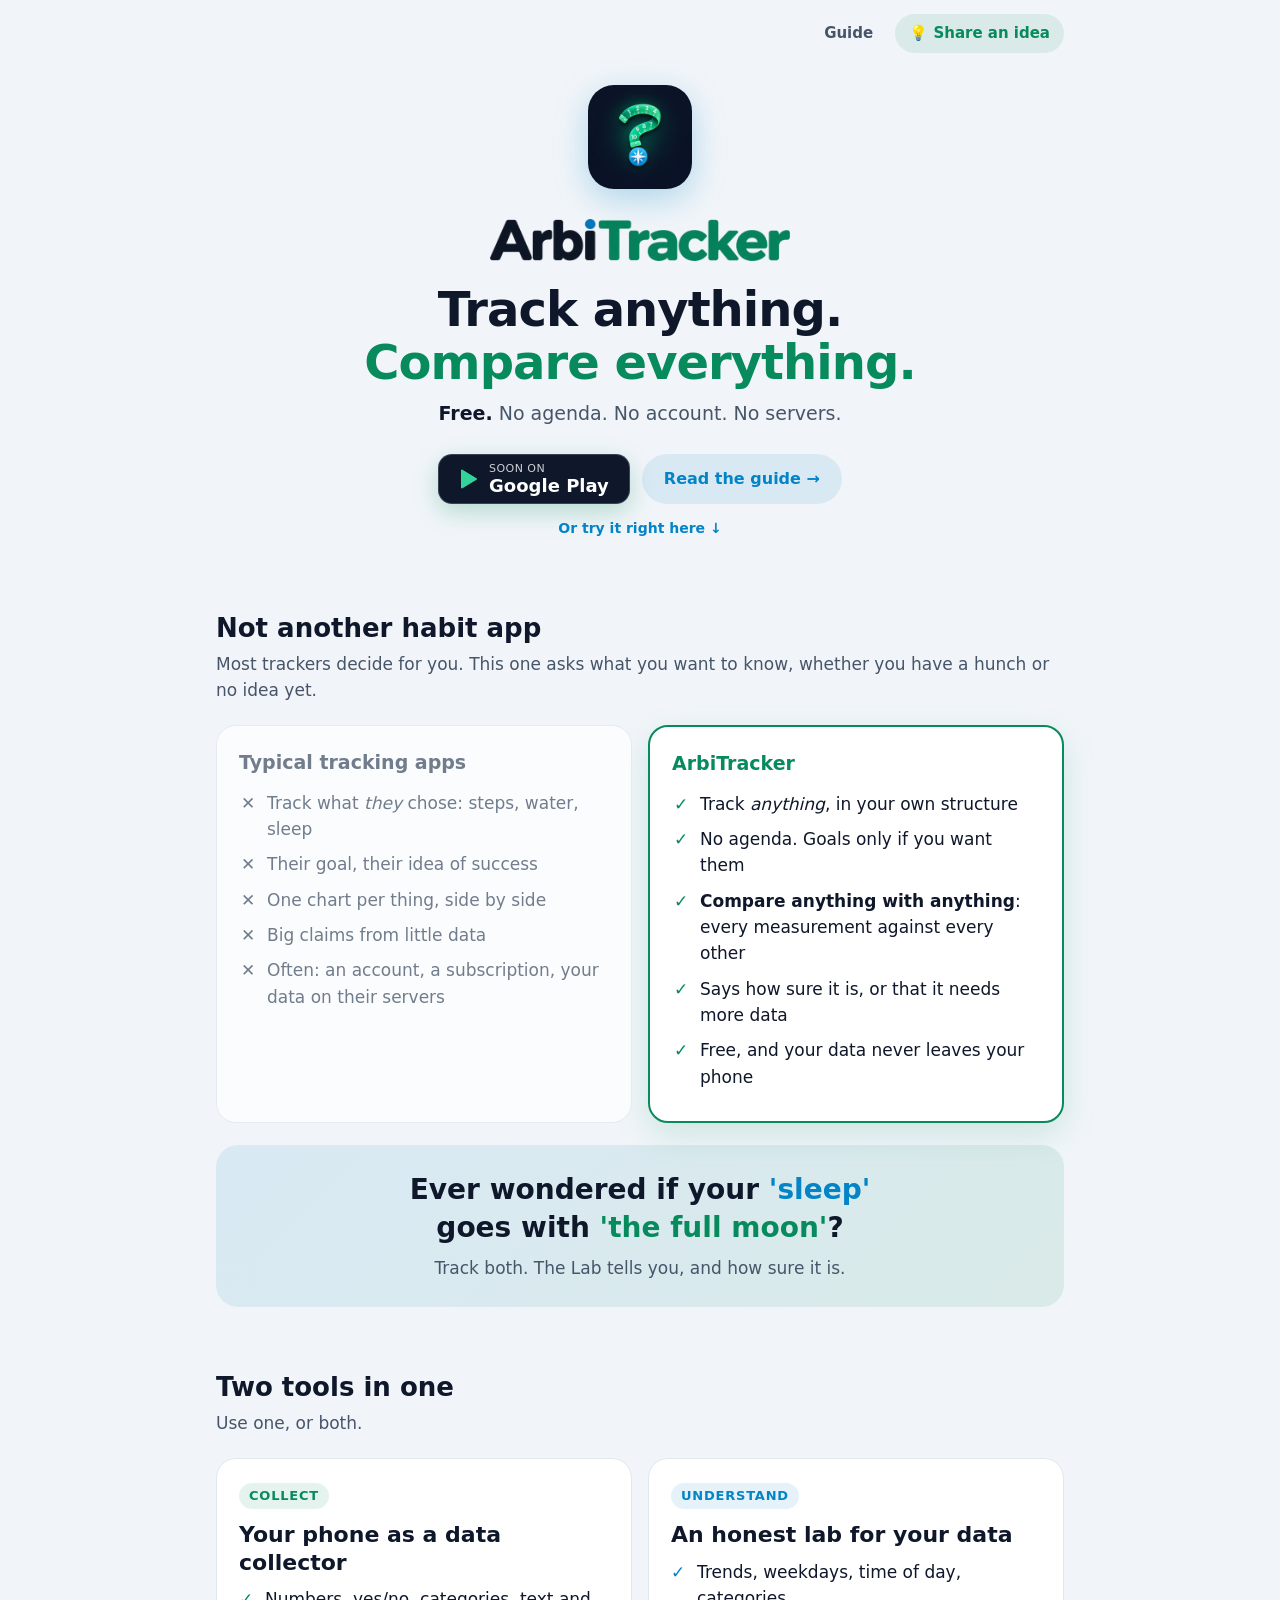
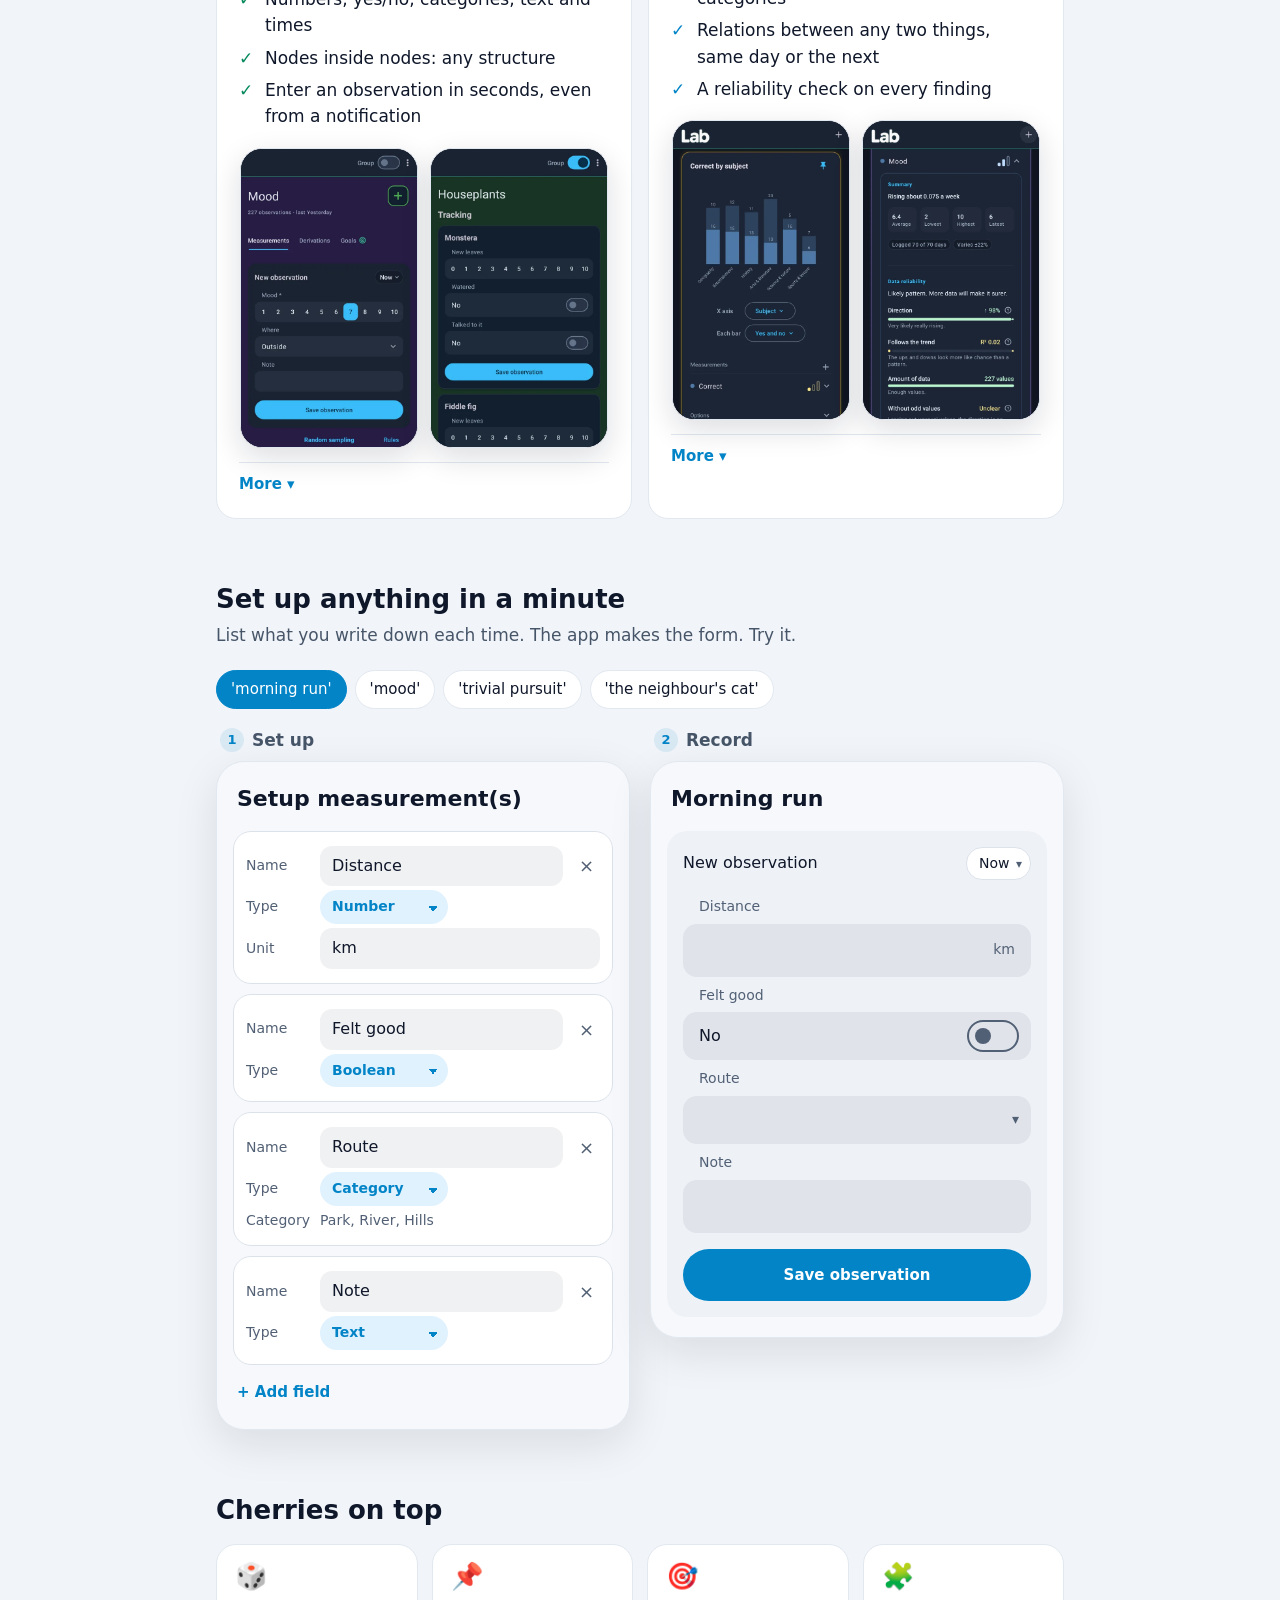
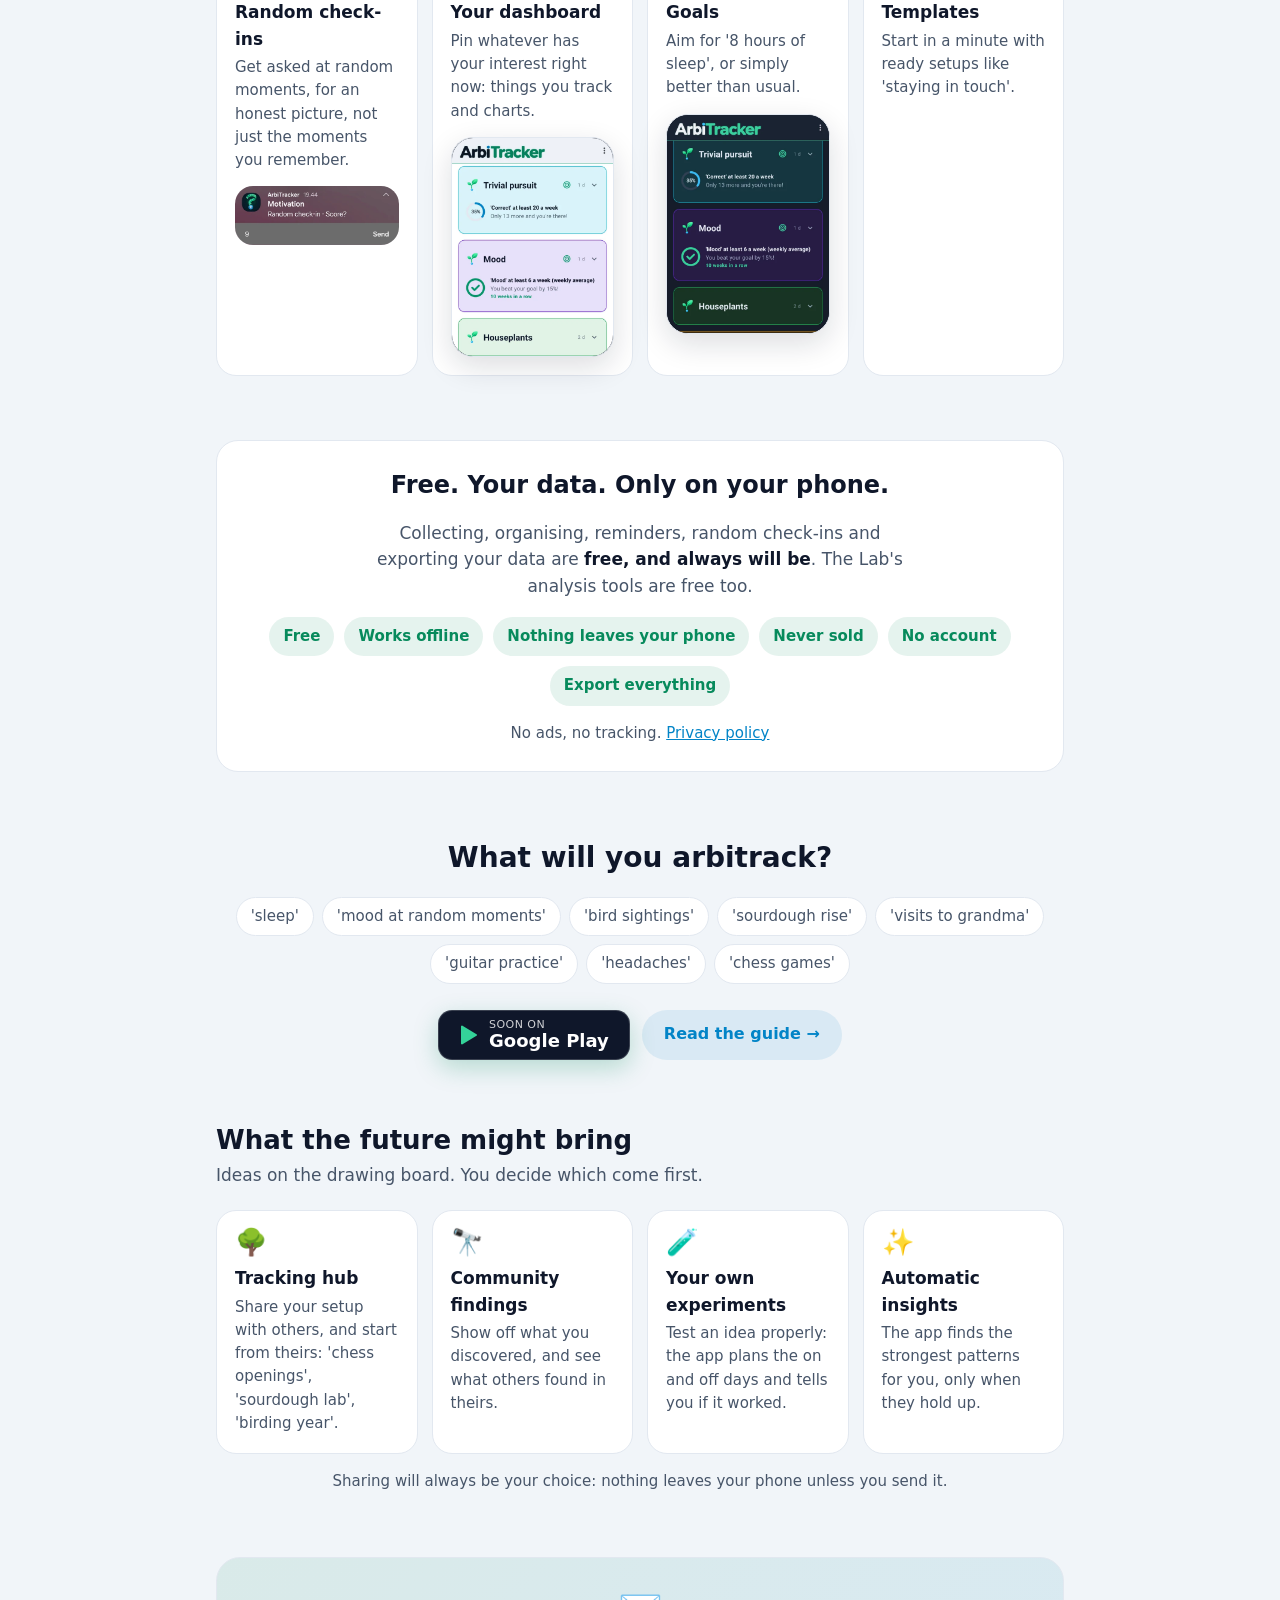
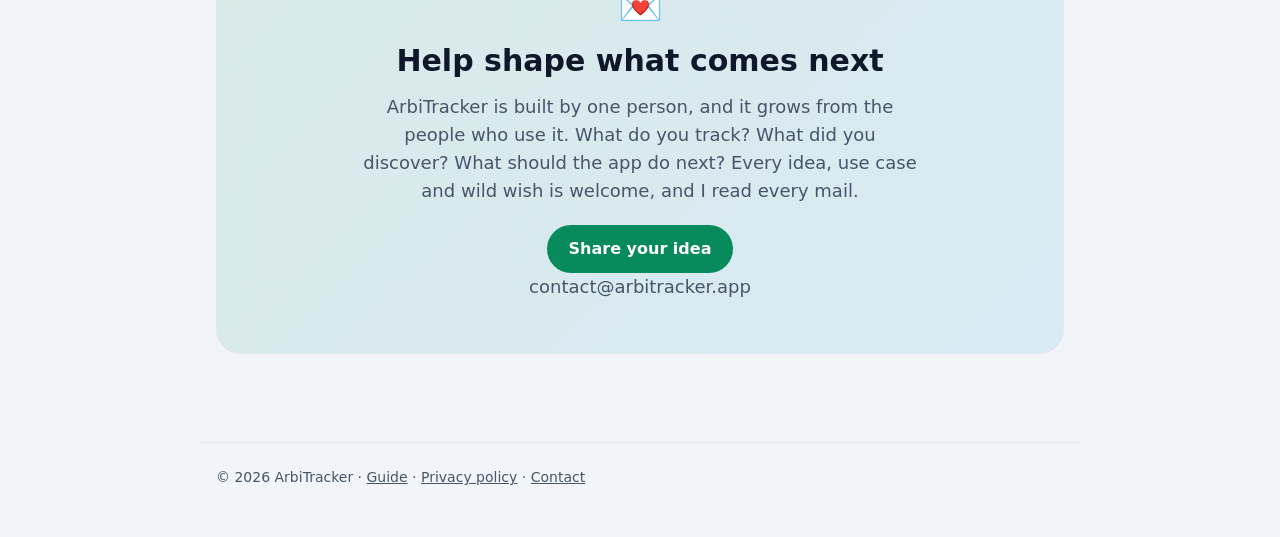
<file: index.html>
<!doctype html>
<html lang="en">
<head>
  <meta charset="utf-8">
  <meta name="viewport" content="width=device-width, initial-scale=1">
  <title>ArbiTracker – track anything, compare everything</title>
  <meta name="description" content="The free tracking app with no agenda. Track anything in your own structure, compare anything with anything, and see how sure each finding is. Your data stays on your phone.">

  <!-- Link previews (Reddit, messages, social media) -->
  <meta property="og:type" content="website">
  <meta property="og:url" content="https://arbitracker.app/">
  <meta property="og:title" content="ArbiTracker – track anything, compare everything">
  <meta property="og:description" content="The free tracking app with no agenda. Track anything, compare anything with anything, and see how sure each finding is. Your data stays on your phone.">
  <meta property="og:image" content="https://arbitracker.app/images/og-image.png">
  <meta property="og:image:width" content="1200">
  <meta property="og:image:height" content="630">
  <meta name="twitter:card" content="summary_large_image">

  <link rel="icon" type="image/png" href="images/favicon.png">
  <link rel="apple-touch-icon" href="images/apple-touch-icon.png">
  <link rel="stylesheet" href="style.css">
  <script src="script.js" defer></script>
</head>
<body>
  <nav class="topbar">
    <a href="guide.html">Guide</a>
    <a class="idea-link" href="#contact">💡 Share an idea</a>
  </nav>

  <main>

    <!-- 1. Hero: the differentiator first -->
    <section class="hero">
      <img class="icon" src="images/icon-512.png" alt="" width="104" height="104">
      <img class="wordmark light" src="images/wordmark-light.png" alt="ArbiTracker" width="700" height="101">
      <img class="wordmark dark" src="images/wordmark-dark.png" alt="ArbiTracker" width="700" height="101">

      <h1>Track anything.<br><span class="accent">Compare everything.</span></h1>

      <p class="purpose"><strong>Free.</strong> No agenda. No account. No servers.</p>

      <div class="buttons">
        <!-- Until launch: a badge, not a link. On launch day it becomes an <a> to the Play listing ("Get it on"). -->
        <span class="store-badge" aria-label="Soon on Google Play">
          <svg class="store-icon" viewBox="0 0 24 24" aria-hidden="true"><path d="M6 3.5v17a1 1 0 0 0 1.5.87l14-8.5a1 1 0 0 0 0-1.74l-14-8.5A1 1 0 0 0 6 3.5z"/></svg>
          <span class="store-text"><small>Soon on</small>Google Play</span>
        </span>
        <a class="button guide" href="guide.html">Read the guide →</a>
      </div>
      <p class="soon"><a href="#demo">Or try it right here ↓</a></p>
    </section>

    <!-- 2. Versus other tracking apps -->
    <section>
      <h2 class="section-title">Not another habit app</h2>
      <p class="section-lead">Most trackers decide for you. This one asks what you want to know, whether you have a hunch or no idea yet.</p>

      <div class="versus">
        <div class="card versus-col them">
          <h3>Typical tracking apps</h3>
          <ul>
            <li>Track what <em>they</em> chose: steps, water, sleep</li>
            <li>Their goal, their idea of success</li>
            <li>One chart per thing, side by side</li>
            <li>Big claims from little data</li>
            <li>Often: an account, a subscription, your data on their servers</li>
          </ul>
        </div>

        <div class="card versus-col us">
          <h3>ArbiTracker</h3>
          <ul>
            <li>Track <em>anything</em>, in your own structure</li>
            <li>No agenda. Goals only if you want them</li>
            <li><strong>Compare anything with anything</strong>: every measurement against every other</li>
            <li>Says how sure it is, or that it needs more data</li>
            <li>Free, and your data never leaves your phone</li>
          </ul>
        </div>
      </div>

      <div class="compare-teaser">
        <p class="compare-q">Ever wondered if your <span class="pair" id="pair-a">'sleep'</span><br>goes with <span class="pair b" id="pair-b">'the full moon'</span>?</p>
        <p class="compare-a">Track both. The Lab tells you, and how sure it is.</p>
      </div>
    </section>

    <!-- 4. How it works: two tools, concrete, with the real app -->
    <section>
      <h2 class="section-title">Two tools in one</h2>
      <p class="section-lead">Use one, or both.</p>

      <div class="pillars">
        <div class="card pillar collect">
          <span class="label">Collect</span>
          <h3>Your phone as a data collector</h3>
          <ul class="checks">
            <li>Numbers, yes/no, categories, text and times</li>
            <li>Nodes inside nodes: any structure</li>
            <li>Enter an observation in seconds, even from a notification</li>
          </ul>

          <div class="shots two">
            <img class="shot" src="images/record.webp" alt="Entering an observation: tap a mood from 1 to 10, pick where you are, save" width="540" height="1111" loading="lazy">
            <img class="shot" src="images/group.webp" alt="Group mode: every plant in 'Houseplants' on one screen, each with its own entry card" width="540" height="1111" loading="lazy">
          </div>

          <details class="more">
            <summary>More</summary>
            <ul>
              <li><strong>Nodes:</strong> 'garden' holds 'tomatoes' and 'basil', each with its own measurements.</li>
              <li><strong>Rules</strong> like "whole numbers from 1 to 10" turn the input into tappable numbers.</li>
              <li><strong>Calculated values:</strong> combine measurements into new ones, like a weekly total.</li>
              <li><strong>Only want the data?</strong> Save it as CSV and use it anywhere.</li>
            </ul>
          </details>
        </div>

        <div class="card pillar understand">
          <span class="label">Understand</span>
          <h3>An honest lab for your data</h3>
          <ul class="checks">
            <li>Trends, weekdays, time of day, categories</li>
            <li>Relations between any two things, same day or the next</li>
            <li>A reliability check on every finding</li>
          </ul>

          <div class="shots two">
            <img class="shot" src="images/lab-chart.webp" alt="A Lab card: correct and wrong answers per trivia subject" width="540" height="1111" loading="lazy">
            <img class="shot" src="images/lab-reliability.webp" alt="Data reliability: direction, trend, amount of data and odd values, each with a plain explanation" width="540" height="1111" loading="lazy">
          </div>

          <details class="more">
            <summary>More</summary>
            <ul>
              <li><strong>Trends</strong> are checked against chance and odd values before the app calls something rising or falling.</li>
              <li><strong>Relations</strong> are checked without the shared trend over time, so two things that both just grow don't look related.</li>
              <li><strong>Timing:</strong> does a day of 'board games' go with a better 'mood' the next day?</li>
              <li><strong>Unbiased:</strong> it never judges what's good or bad. It only calculates, and says "goes with", never "causes".</li>
            </ul>
          </details>
        </div>
      </div>
    </section>

    <!-- 3. The demo: setting up a measurement is the thing to grasp. Drawn like the app (script.js). -->
    <section id="demo">
      <h2 class="section-title">Set up anything in a minute</h2>
      <p class="section-lead">List what you write down each time. The app makes the form. Try it.</p>

      <div class="chips" role="group" aria-label="Examples">
        <button class="chip" data-demo="run" aria-pressed="true">'morning run'</button>
        <button class="chip" data-demo="mood" aria-pressed="false">'mood'</button>
        <button class="chip" data-demo="trivia" aria-pressed="false">'trivial pursuit'</button>
        <button class="chip" data-demo="cat" aria-pressed="false">'the neighbour's cat'</button>
      </div>

      <div class="app-demo">
        <div class="phone">
          <div class="step-label"><span>1</span> Set up</div>
          <div class="app">
            <div class="app-title">Setup measurement(s)</div>
            <div id="setup-fields"></div>
            <button class="app-text-button" id="add-field">+ Add field</button>
          </div>
        </div>

        <div class="phone">
          <div class="step-label"><span>2</span> Record</div>
          <div class="app">
            <div class="app-node" id="app-node">Morning run</div>

            <div class="entry-card">
              <div class="entry-head">
                <span class="entry-title">New observation</span>
                <span class="time-pill">Now <span class="chev">▾</span></span>
              </div>
              <div id="entry-fields"></div>
              <button class="app-button" id="save-observation">Save observation</button>
            </div>

            <div class="recent-title" id="recent-title" hidden>Recent</div>
            <div id="recent"></div>

            <div class="snackbar" id="snackbar" role="status">Observation saved</div>
          </div>
        </div>
      </div>
    </section>

    <!-- 5. Cherries on top -->
    <section>
      <h2 class="section-title" style="margin-bottom: 18px">Cherries on top</h2>

      <div class="extras">
        <div class="card">
          <div class="emoji">🎲</div>
          <h3>Random check-ins</h3>
          <p>Get asked at random moments, for an honest picture, not just the moments you remember.</p>
          <img class="notif" src="images/checkin.webp" alt="A random check-in notification, answered right in the notification" width="540" height="193" loading="lazy">
        </div>

        <div class="card">
          <div class="emoji">📌</div>
          <h3>Your dashboard</h3>
          <p>Pin whatever has your interest right now: things you track and charts.</p>
          <img class="shot small" src="images/dashboard.webp" alt="The dashboard in light mode with goals and nodes" width="540" height="1111" loading="lazy">
        </div>

        <div class="card">
          <div class="emoji">🎯</div>
          <h3>Goals</h3>
          <p>Aim for '8 hours of sleep', or simply better than usual.</p>
          <img class="shot small" src="images/goals.webp" alt="Goals on the dashboard: progress rings and a 10-week streak" width="540" height="1111" loading="lazy">
        </div>

        <div class="card">
          <div class="emoji">🧩</div>
          <h3>Templates</h3>
          <p>Start in a minute with ready setups like 'staying in touch'.</p>
        </div>
      </div>
    </section>

    <!-- 6. Free and yours -->
    <section class="private">
      <h2>Free. Your data. Only on your phone.</h2>

      <p class="free-promise">Collecting, organising, reminders, random check-ins and exporting your data are <strong>free, and always will be</strong>. The Lab's analysis tools are free too.</p>

      <div class="pills">
        <span class="pill">Free</span>
        <span class="pill">Works offline</span>
        <span class="pill">Nothing leaves your phone</span>
        <span class="pill">Never sold</span>
        <span class="pill">No account</span>
        <span class="pill">Export everything</span>
      </div>

      <p class="small">No ads, no tracking. <a href="privacy.html">Privacy policy</a></p>
    </section>

    <!-- 7. Closing -->
    <section class="closing">
      <h2>What will you arbitrack?</h2>

      <div class="examples">
        <span>'sleep'</span>
        <span>'mood at random moments'</span>
        <span>'bird sightings'</span>
        <span>'sourdough rise'</span>
        <span>'visits to grandma'</span>
        <span>'guitar practice'</span>
        <span>'headaches'</span>
        <span>'chess games'</span>
      </div>

      <div class="buttons" style="margin-top: 26px">
        <span class="store-badge" aria-label="Soon on Google Play">
          <svg class="store-icon" viewBox="0 0 24 24" aria-hidden="true"><path d="M6 3.5v17a1 1 0 0 0 1.5.87l14-8.5a1 1 0 0 0 0-1.74l-14-8.5A1 1 0 0 0 6 3.5z"/></svg>
          <span class="store-text"><small>Soon on</small>Google Play</span>
        </span>
        <a class="button guide" href="guide.html">Read the guide →</a>
      </div>
    </section>

    <!-- 7b. The future: ideas, not promises -->
    <section class="future">
      <h2 class="section-title">What the future might bring</h2>
      <p class="section-lead">Ideas on the drawing board. You decide which come first.</p>

      <div class="extras">
        <div class="card">
          <div class="emoji">🌳</div>
          <h3>Tracking hub</h3>
          <p>Share your setup with others, and start from theirs: 'chess openings', 'sourdough lab', 'birding year'.</p>
        </div>

        <div class="card">
          <div class="emoji">🔭</div>
          <h3>Community findings</h3>
          <p>Show off what you discovered, and see what others found in theirs.</p>
        </div>

        <div class="card">
          <div class="emoji">🧪</div>
          <h3>Your own experiments</h3>
          <p>Test an idea properly: the app plans the on and off days and tells you if it worked.</p>
        </div>

        <div class="card">
          <div class="emoji">✨</div>
          <h3>Automatic insights</h3>
          <p>The app finds the strongest patterns for you, only when they hold up.</p>
        </div>
      </div>

      <p class="future-note">Sharing will always be your choice: nothing leaves your phone unless you send it.</p>
    </section>

    <!-- 8. Contact: send ideas and use cases -->
    <section class="contact" id="contact">
      <div class="contact-card">
        <div class="contact-emoji">💌</div>
        <h2>Help shape what comes next</h2>
        <p>ArbiTracker is built by one person, and it grows from the people who use it. What do you track? What did you discover? What should the app do next? Every idea, use case and wild wish is welcome, and I read every mail.</p>

        <a class="button play" href="mailto:contact@arbitracker.app?subject=My%20ArbiTracker%20idea">Share your idea</a>
        <p class="contact-address">contact@arbitracker.app</p>
      </div>
    </section>
  </main>

  <footer>
    © 2026 ArbiTracker · <a href="guide.html">Guide</a> · <a href="privacy.html">Privacy policy</a> · <a href="mailto:contact@arbitracker.app">Contact</a>
  </footer>

  <a class="float-idea" id="float-idea" href="#contact">💡 Share an idea</a>

  <div class="lightbox" id="lightbox" hidden><img alt=""></div>
</body>
</html>
</file>
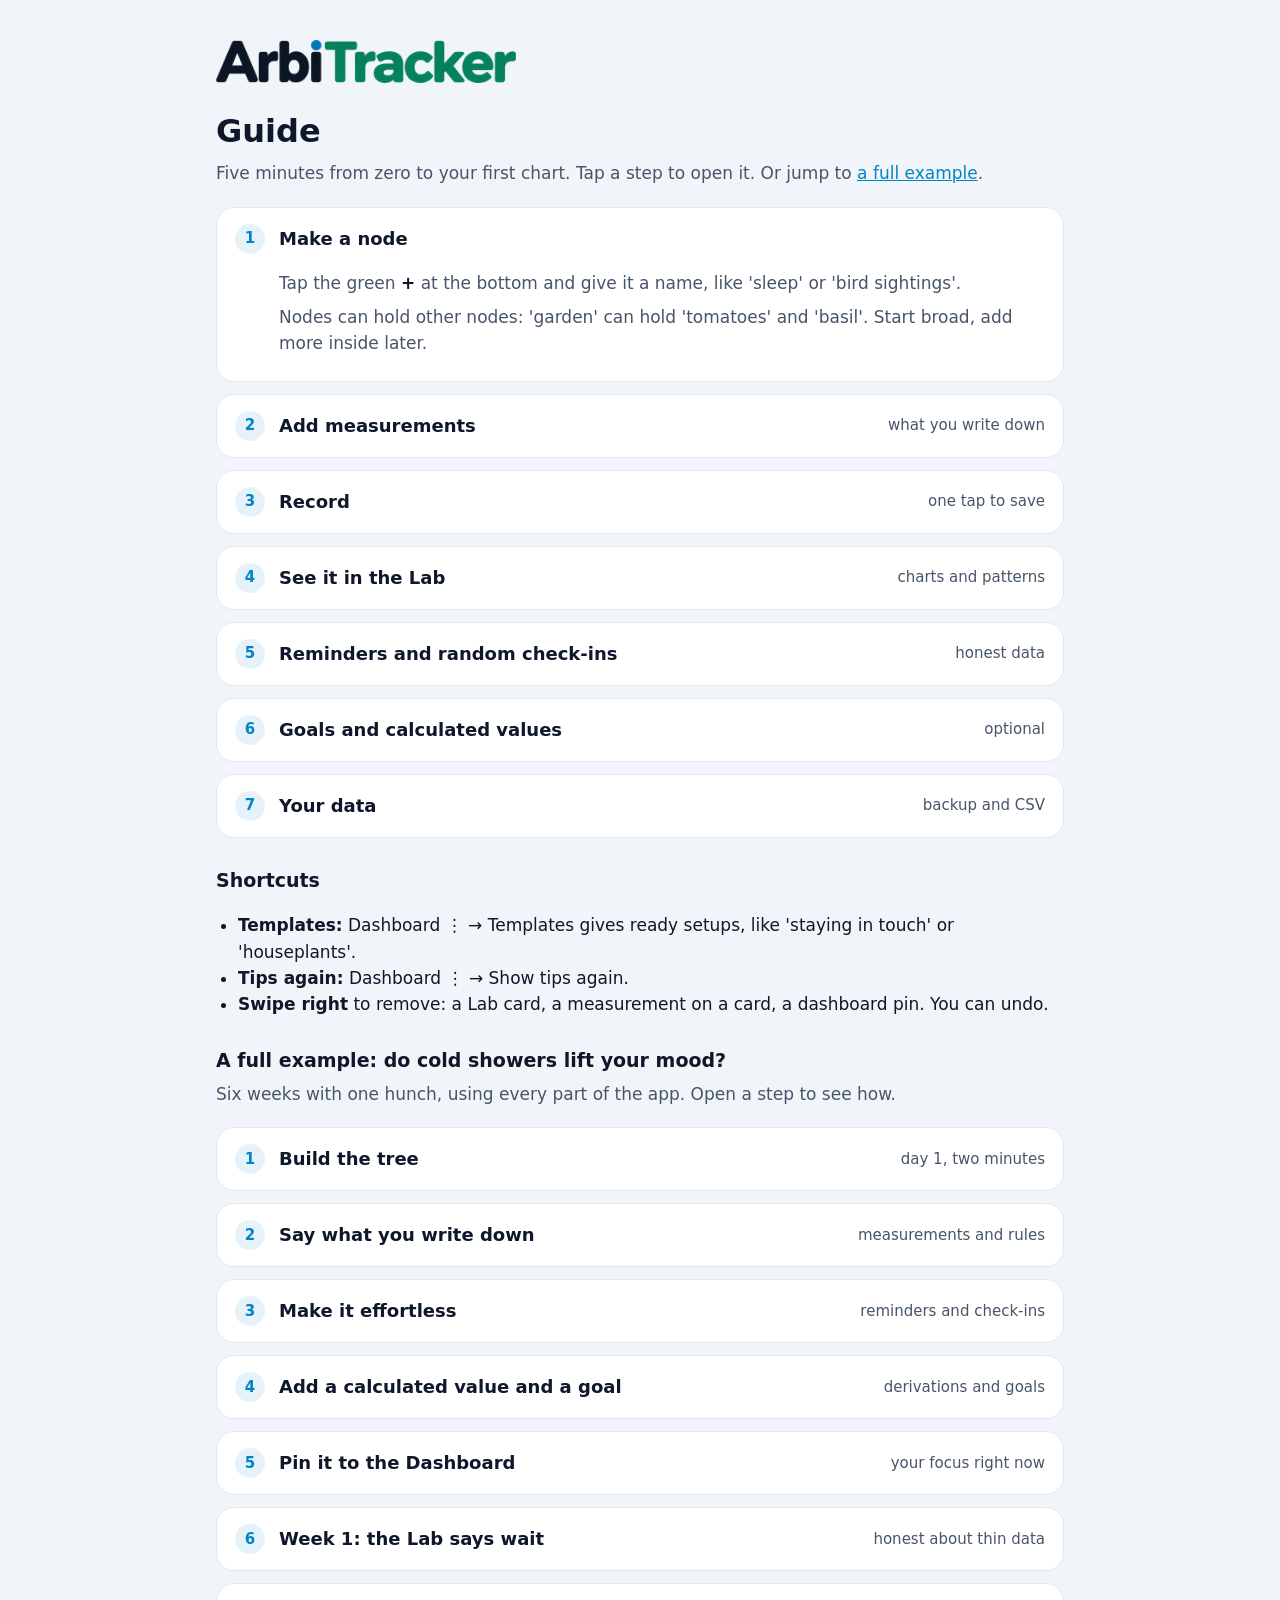
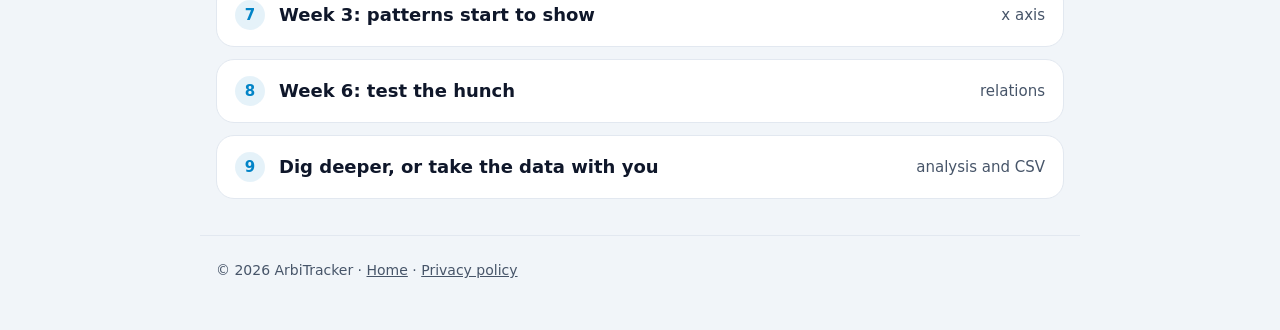
<file: guide.html>
<!doctype html>
<html lang="en">
<head>
  <meta charset="utf-8">
  <meta name="viewport" content="width=device-width, initial-scale=1">
  <title>Guide – ArbiTracker</title>
  <meta name="description" content="How to use ArbiTracker: nodes, measurements, recording, the Lab, check-ins, goals and your data.">
  <link rel="icon" type="image/png" href="images/favicon.png">
  <link rel="apple-touch-icon" href="images/apple-touch-icon.png">
  <link rel="stylesheet" href="style.css">
</head>
<body>
  <main class="page">
    <a href="index.html">
      <img class="wordmark light" src="images/wordmark-light.png" alt="ArbiTracker" width="700" height="101">
      <img class="wordmark dark" src="images/wordmark-dark.png" alt="ArbiTracker" width="700" height="101">
    </a>

    <h1>Guide</h1>
    <p class="lead">Five minutes from zero to your first chart. Tap a step to open it. Or jump to <a href="#example">a full example</a>.</p>

    <details class="guide-step" open>
      <summary><span class="num">1</span>Make a node<span class="hint">the thing you track</span></summary>
      <div class="body">
        <p>Tap the green <strong>+</strong> at the bottom and give it a name, like 'sleep' or 'bird sightings'.</p>
        <p>Nodes can hold other nodes: 'garden' can hold 'tomatoes' and 'basil'. Start broad, add more inside later.</p>
      </div>
    </details>

    <details class="guide-step">
      <summary><span class="num">2</span>Add measurements<span class="hint">what you write down</span></summary>
      <div class="body">
        <p>On the node, tap <strong>Configure tracking</strong>. Add one field per thing you write down each time, and pick its type: <strong>Number</strong>, <strong>Boolean</strong> (yes/no), <strong>Text</strong>, <strong>Timestamp</strong> or <strong>Category</strong>.</p>
        <p>A 'morning run' could be Distance (number, km), Felt good (yes/no) and Route (category). <strong>Rules</strong> are optional, like whole numbers from 1 to 10, which turns the input into tappable numbers.</p>
      </div>
    </details>

    <details class="guide-step">
      <summary><span class="num">3</span>Record<span class="hint">one tap to save</span></summary>
      <div class="body">
        <p>Fill in the <strong>New observation</strong> card and tap <strong>Save observation</strong>. Each save is one observation, stamped with the time (tap <strong>Now ▾</strong> to change it).</p>
        <p>Faster: expand a node on the <strong>Dashboard</strong> and tap <strong>+</strong>, or answer straight from a notification.</p>
      </div>
    </details>

    <details class="guide-step">
      <summary><span class="num">4</span>See it in the Lab<span class="hint">charts and patterns</span></summary>
      <div class="body">
        <p>Open the <strong>Lab</strong> and tap <strong>+</strong> at the top to start a card. Add measurements to it: one gives a chart, two let the Lab look for a relation.</p>
        <p>Tap a measurement on the card for its summary and <strong>Data reliability</strong>: how sure the app is, or that it needs more data. <strong>X axis</strong> compares by a category, a weekday or the time of day.</p>
        <p>Pin a card to show it on your Dashboard.</p>
      </div>
    </details>

    <details class="guide-step">
      <summary><span class="num">5</span>Reminders and random check-ins<span class="hint">honest data</span></summary>
      <div class="body">
        <p>Under a node's measurements, <strong>Random check-ins</strong> asks you at random moments in a time window, so your data shows your whole day, not only the moments you remember.</p>
        <p>Fixed reminders are in the node's ⋮ menu → <strong>Notifications</strong>.</p>
      </div>
    </details>

    <details class="guide-step">
      <summary><span class="num">6</span>Goals and calculated values<span class="hint">optional</span></summary>
      <div class="body">
        <p><strong>Goals</strong> tab: aim for '8 hours of sleep', or simply better than usual, with progress and streaks.</p>
        <p><strong>Derivations</strong> tab: combine measurements into new ones, like 'pace' from 'distance' and 'time'. They work everywhere a measurement does.</p>
      </div>
    </details>

    <details class="guide-step">
      <summary><span class="num">7</span>Your data<span class="hint">backup and CSV</span></summary>
      <div class="body">
        <p>Dashboard ⋮ → <strong>Save data</strong>: a full backup, only the structure, or only the data as CSV for a spreadsheet or Python. <strong>Load data</strong> merges a backup back in and never overwrites.</p>
        <p>Everything stays on your phone, so a backup now and then is a good idea. The app reminds you.</p>
      </div>
    </details>

    <h2>Shortcuts</h2>
    <ul>
      <li><strong>Templates:</strong> Dashboard ⋮ → Templates gives ready setups, like 'staying in touch' or 'houseplants'.</li>
      <li><strong>Tips again:</strong> Dashboard ⋮ → Show tips again.</li>
      <li><strong>Swipe right</strong> to remove: a Lab card, a measurement on a card, a dashboard pin. You can undo.</li>
    </ul>

    <h2 id="example">A full example: do cold showers lift your mood?</h2>
    <p class="lead">Six weeks with one hunch, using every part of the app. Open a step to see how.</p>

    <details class="guide-step">
      <summary><span class="num">1</span>Build the tree<span class="hint">day 1, two minutes</span></summary>
      <div class="body">
        <p>Make a node <strong>'me'</strong> and inside it two nodes: <strong>'mornings'</strong> and <strong>'mood'</strong>. The tree is just how you like to see it; the Lab can compare anything with anything later.</p>
      </div>
    </details>

    <details class="guide-step">
      <summary><span class="num">2</span>Say what you write down<span class="hint">measurements and rules</span></summary>
      <div class="body">
        <p><strong>'mornings':</strong> Cold shower (Boolean), Cold minutes (Number, unit min), Woke up (Timestamp).</p>
        <p><strong>'mood':</strong> Mood (Number, rule: whole numbers 1–10, so you tap a number instead of typing), Where (Category: Home, Work, Outside), Note (Text).</p>
      </div>
    </details>

    <details class="guide-step">
      <summary><span class="num">3</span>Make it effortless<span class="hint">reminders and check-ins</span></summary>
      <div class="body">
        <p>On 'mornings', a fixed reminder at 07:30 on weekdays. Answer it from the notification, or open it and save in two taps.</p>
        <p>On 'mood', <strong>Random check-ins</strong>: about 4 a day between 08 and 22. You're asked at moments you didn't choose, so your mood data isn't only from the times you happened to remember. Answer right in the notification.</p>
      </div>
    </details>

    <details class="guide-step">
      <summary><span class="num">4</span>Add a calculated value and a goal<span class="hint">derivations and goals</span></summary>
      <div class="body">
        <p><strong>Derivations</strong> tab on 'mornings': <strong>'cold minutes a week'</strong>, the weekly total of Cold minutes. It behaves like any other measurement: chart it, compare it, set goals on it.</p>
        <p><strong>Goals</strong> tab: Cold minutes at least 10 a week. A ring fills up as the week goes, and a streak starts when you keep it.</p>
      </div>
    </details>

    <details class="guide-step">
      <summary><span class="num">5</span>Pin it to the Dashboard<span class="hint">your focus right now</span></summary>
      <div class="body">
        <p>Pin 'mornings' and 'mood'. Expand a card to see the latest values and the goal ring, and tap + to enter an observation without opening the node.</p>
      </div>
    </details>

    <details class="guide-step">
      <summary><span class="num">6</span>Week 1: the Lab says wait<span class="hint">honest about thin data</span></summary>
      <div class="body">
        <p>Start a Lab card with Mood. The chart is there from day one, but <strong>Data reliability</strong> says <strong>"Not enough to say yet"</strong> and names what's missing, like "7 of 20 values". No guessing, no fake trends.</p>
      </div>
    </details>

    <details class="guide-step">
      <summary><span class="num">7</span>Week 3: patterns start to show<span class="hint">x axis</span></summary>
      <div class="body">
        <p>Set the card's <strong>X axis</strong> to Where: one bar per place. Maybe Outside is higher. Bars with few values are faded, so a single great day outside can't fool you.</p>
        <p>Try <strong>Weekday</strong> or <strong>Hour of day</strong> too. The random check-ins make the hours fair.</p>
      </div>
    </details>

    <details class="guide-step">
      <summary><span class="num">8</span>Week 6: test the hunch<span class="hint">relations</span></summary>
      <div class="body">
        <p>Add Cold shower to the Mood card. The Lab compares mood on days with and without a cold shower, checks the <strong>same day and the next day</strong>, and takes out the trend over time first, so "both happened to rise" doesn't count.</p>
        <p>You get a plain sentence, like "Mood is higher when Cold shower is yes", with how sure it is (<strong>Likely</strong> or <strong>Clear</strong>), or "no clear relation". It says <em>goes with</em>, never <em>causes</em>. Whatever the answer, it's yours.</p>
      </div>
    </details>

    <details class="guide-step">
      <summary><span class="num">9</span>Dig deeper, or take the data with you<span class="hint">analysis and CSV</span></summary>
      <div class="body">
        <p>Open Mood on the card and tap <strong>More</strong> under Analysis: your normal range, whether something changed around a date, weekday and time-of-day patterns, records.</p>
        <p>Or Dashboard ⋮ → <strong>Save data</strong> → only the data, and open the CSV in a spreadsheet or Python. Save a full backup now and then too: everything lives on your phone only.</p>
      </div>
    </details>
  </main>

  <footer>
    © 2026 ArbiTracker · <a href="index.html">Home</a> · <a href="privacy.html">Privacy policy</a>
  </footer>
</body>
</html>
</file>
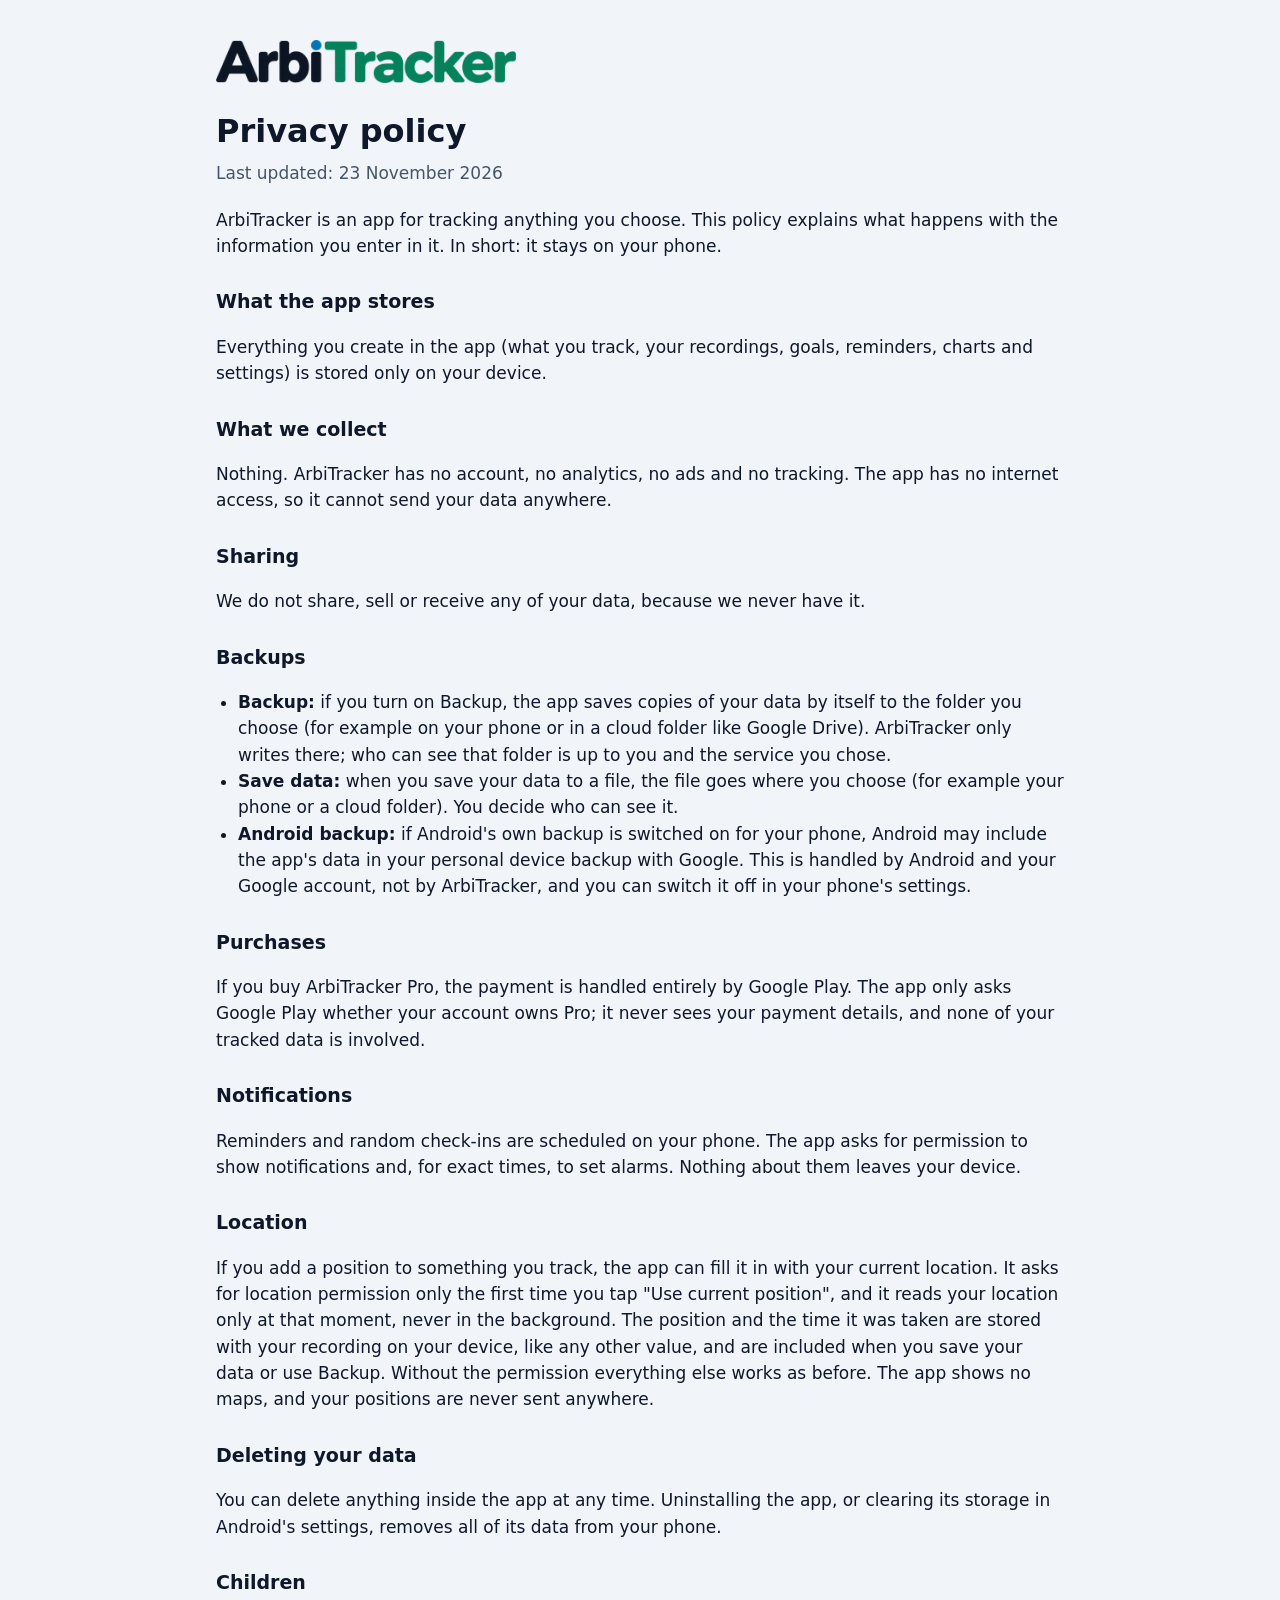
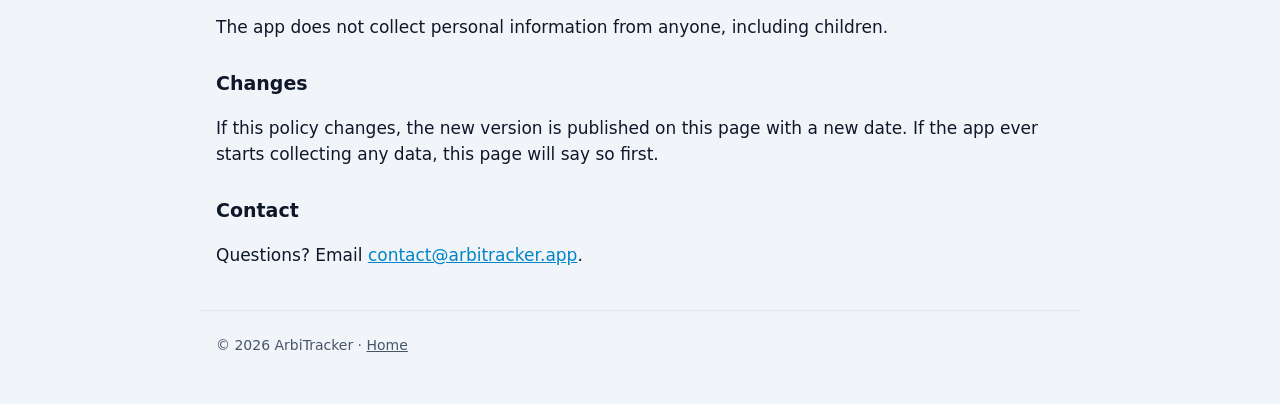
<file: privacy.html>
<!doctype html>
<html lang="en">
<head>
  <meta charset="utf-8">
  <meta name="viewport" content="width=device-width, initial-scale=1">
  <title>Privacy policy – ArbiTracker</title>
  <meta name="description" content="Privacy policy for the ArbiTracker Android app.">
  <link rel="icon" type="image/png" href="images/favicon.png">
  <link rel="apple-touch-icon" href="images/apple-touch-icon.png">
  <link rel="stylesheet" href="style.css">
</head>
<body>
  <main class="page">
    <a href="index.html">
      <img class="wordmark light" src="images/wordmark-light.png" alt="ArbiTracker" width="700" height="101">
      <img class="wordmark dark" src="images/wordmark-dark.png" alt="ArbiTracker" width="700" height="101">
    </a>

    <h1>Privacy policy</h1>
    <p class="updated">Last updated: 23 November 2026</p>

    <p>ArbiTracker is an app for tracking anything you choose. This policy explains what happens with the information you enter in it. In short: it stays on your phone.</p>

    <h2>What the app stores</h2>
    <p>Everything you create in the app (what you track, your recordings, goals, reminders, charts and settings) is stored only on your device.</p>

    <h2>What we collect</h2>
    <p>Nothing. ArbiTracker has no account, no analytics, no ads and no tracking. The app has no internet access, so it cannot send your data anywhere.</p>

    <h2>Sharing</h2>
    <p>We do not share, sell or receive any of your data, because we never have it.</p>

    <h2>Backups</h2>
    <ul>
      <li><strong>Backup:</strong> if you turn on Backup, the app saves copies of your data by itself to the folder you choose (for example on your phone or in a cloud folder like Google Drive). ArbiTracker only writes there; who can see that folder is up to you and the service you chose.</li>
      <li><strong>Save data:</strong> when you save your data to a file, the file goes where you choose (for example your phone or a cloud folder). You decide who can see it.</li>
      <li><strong>Android backup:</strong> if Android's own backup is switched on for your phone, Android may include the app's data in your personal device backup with Google. This is handled by Android and your Google account, not by ArbiTracker, and you can switch it off in your phone's settings.</li>
    </ul>

    <h2>Purchases</h2>
    <p>If you buy ArbiTracker Pro, the payment is handled entirely by Google Play. The app only asks Google Play whether your account owns Pro; it never sees your payment details, and none of your tracked data is involved.</p>

    <h2>Notifications</h2>
    <p>Reminders and random check-ins are scheduled on your phone. The app asks for permission to show notifications and, for exact times, to set alarms. Nothing about them leaves your device.</p>

    <h2>Location</h2>
    <p>If you add a position to something you track, the app can fill it in with your current location. It asks for location permission only the first time you tap "Use current position", and it reads your location only at that moment, never in the background. The position and the time it was taken are stored with your recording on your device, like any other value, and are included when you save your data or use Backup. Without the permission everything else works as before. The app shows no maps, and your positions are never sent anywhere.</p>

    <h2>Deleting your data</h2>
    <p>You can delete anything inside the app at any time. Uninstalling the app, or clearing its storage in Android's settings, removes all of its data from your phone.</p>

    <h2>Children</h2>
    <p>The app does not collect personal information from anyone, including children.</p>

    <h2>Changes</h2>
    <p>If this policy changes, the new version is published on this page with a new date. If the app ever starts collecting any data, this page will say so first.</p>

    <h2>Contact</h2>
    <p>Questions? Email <a href="mailto:contact@arbitracker.app">contact@arbitracker.app</a>.</p>
  </main>

  <footer>
    © 2026 ArbiTracker · <a href="index.html">Home</a>
  </footer>
</body>
</html>
</file>
<file: style.css>
/* ArbiTracker site: the app's colours (sky blue on slate, green accent). */
:root {
  --bg: #F1F5F9;
  --card: #FFFFFF;
  --soft: rgba(15, 23, 42, 0.05);
  --text: #0F172A;
  --muted: #475569;
  --line: #E2E8F0;
  --primary: #0284C7;
  --primary-soft: rgba(2, 132, 199, 0.10);
  --green: #078A5C;
  --green-soft: rgba(7, 138, 92, 0.10);
}

@media (prefers-color-scheme: dark) {
  :root {
    --bg: #0B1220;
    --card: #111A2E;
    --soft: rgba(226, 232, 240, 0.06);
    --text: #E2E8F0;
    --muted: #94A3B8;
    --line: #1E293B;
    --primary: #38BDF8;
    --primary-soft: rgba(56, 189, 248, 0.12);
    --green: #34D399;
    --green-soft: rgba(52, 211, 153, 0.12);
  }
}

* { box-sizing: border-box; }

html { -webkit-text-size-adjust: 100%; scroll-behavior: smooth; }

body {
  margin: 0;
  background: var(--bg);
  color: var(--text);
  font: 17px/1.55 system-ui, -apple-system, "Segoe UI", Roboto, sans-serif;
}

a { color: var(--primary); }

main {
  max-width: 880px;
  margin: 0 auto;
  padding: 8px 16px 24px;
}

section { margin: 0 0 64px; }

h2.section-title {
  font-size: 26px;
  line-height: 1.25;
  margin: 0 0 6px;
}

.section-lead { color: var(--muted); margin: 0 0 22px; }

/* ---------- Wordmark: light and dark versions, like the app ---------- */
.wordmark { display: block; width: min(300px, 75%); height: auto; }
.wordmark.dark { display: none; }
@media (prefers-color-scheme: dark) {
  .wordmark.light { display: none; }
  .wordmark.dark { display: block; }
}

/* ---------- Top bar ---------- */
.topbar {
  max-width: 880px;
  margin: 0 auto;
  padding: 14px 16px 0;
  display: flex;
  justify-content: flex-end;
  align-items: center;
  gap: 8px;
}

.topbar a {
  text-decoration: none;
  color: var(--muted);
  font-weight: 600;
  font-size: 15px;
  padding: 8px 14px;
  border-radius: 999px;
}

.topbar a:hover { color: var(--text); }

.topbar .idea-link {
  color: var(--green);
  background: var(--green-soft);
}

.topbar .idea-link:hover { background: var(--green); color: #fff; }

/* ---------- Hero ---------- */
.hero {
  text-align: center;
  padding: 24px 0 8px;
}

.hero .icon {
  width: 104px;
  height: 104px;
  border-radius: 26px;
  box-shadow: 0 10px 34px rgba(2, 132, 199, 0.28);
}

.hero .wordmark { margin: 22px auto 0; }

.hero-invite {
  display: inline-flex;
  align-items: center;
  gap: 12px;
  max-width: 520px;
  margin: 26px auto 0;
  padding: 12px 18px;
  border-radius: 18px;
  text-align: left;
  font-size: 15px;
  color: var(--muted);
  text-decoration: none;
  background: var(--green-soft);
  border: 1px solid var(--line);
}

.hero-invite strong { color: var(--text); }
.hero-invite:hover { border-color: var(--green); }
.hero-invite-emoji { font-size: 26px; line-height: 1; }

.hero h1 {
  font-size: clamp(32px, 7vw, 48px);
  line-height: 1.1;
  margin: 22px 0 10px;
  letter-spacing: -0.02em;
}

.hero h1 .accent { color: var(--green); }

.rotator {
  font-size: 19px;
  color: var(--muted);
  margin: 0 0 26px;
  min-height: 1.6em;
}

.rotator .example {
  color: var(--primary);
  font-weight: 600;
  display: inline-block;
  transition: opacity 0.4s, transform 0.4s;
}

.rotator .example.out { opacity: 0; transform: translateY(6px); }

.buttons {
  display: flex;
  gap: 12px;
  justify-content: center;
  flex-wrap: wrap;
}

.button {
  display: inline-flex;
  align-items: center;
  gap: 8px;
  padding: 12px 22px;
  border-radius: 999px;
  font-weight: 600;
  text-decoration: none;
  border: 0;
  font-size: 16px;
}

.button.play { background: var(--green); color: #fff; }
.button.guide { background: var(--primary-soft); color: var(--primary); }
.button.guide:hover { background: var(--primary); color: #fff; }

/* ---------- Purpose line + versus ---------- */
.purpose {
  max-width: 560px;
  margin: 6px auto 26px;
  font-size: 19px;
  color: var(--muted);
}

.soon { color: var(--muted); font-size: 14px; margin: 14px 0 0; }
.soon a { color: var(--primary); font-weight: 600; text-decoration: none; }

/* "Soon on Google Play": looks like a store badge, isn't a link until launch day. */
.store-badge {
  display: inline-flex;
  align-items: center;
  gap: 10px;
  padding: 8px 20px 8px 16px;
  border-radius: 14px;
  background: #0F172A;
  color: #fff;
  border: 1px solid rgba(255, 255, 255, 0.18);
  box-shadow: 0 8px 24px rgba(7, 138, 92, 0.25);
  cursor: default;
}

.store-icon { width: 24px; height: 24px; fill: #34D399; flex: 0 0 auto; }

.store-text { display: flex; flex-direction: column; line-height: 1.1; text-align: left; font-weight: 700; font-size: 18px; }
.store-text small { font-size: 11px; font-weight: 500; letter-spacing: 0.04em; text-transform: uppercase; opacity: 0.8; }

@media (prefers-color-scheme: dark) {
  .store-badge { background: #F8FAFC; color: #0F172A; border-color: transparent; }
  .store-icon { fill: #078A5C; }
}

.purpose strong { color: var(--text); }

.versus {
  display: grid;
  grid-template-columns: repeat(auto-fit, minmax(280px, 1fr));
  gap: 16px;
}

.versus-col h3 { font-size: 19px; margin: 0 0 12px; }
.versus-col ul { list-style: none; padding: 0; margin: 0; }
.versus-col li { position: relative; padding-left: 28px; margin: 9px 0; }

.versus-col.them { opacity: 0.75; }
.versus-col.them h3 { color: var(--muted); }
.versus-col.them li { color: var(--muted); }
.versus-col.them li::before { content: "✕"; position: absolute; left: 2px; color: var(--muted); font-weight: 700; }

.versus-col.us { border: 2px solid var(--green); box-shadow: 0 12px 34px rgba(7, 138, 92, 0.15); }
.versus-col.us h3 { color: var(--green); }
.versus-col.us li::before { content: "✓"; position: absolute; left: 2px; color: var(--green); font-weight: 700; }

.compare-teaser {
  margin-top: 22px;
  text-align: center;
  padding: 26px 18px;
  border-radius: 22px;
  background: linear-gradient(135deg, var(--primary-soft), var(--green-soft));
}

.compare-q { font-size: clamp(21px, 4.4vw, 28px); font-weight: 700; line-height: 1.35; margin: 0 0 8px; }

.compare-teaser .pair {
  color: var(--primary);
  display: inline-block;
  transition: opacity 0.4s, transform 0.4s;
}

.compare-teaser .pair.b { color: var(--green); }
.compare-teaser .pair.out { opacity: 0; transform: translateY(6px); }

.compare-a { color: var(--muted); margin: 0; }

/* ---------- Two tools in one ---------- */
.pillars {
  display: grid;
  grid-template-columns: repeat(auto-fit, minmax(280px, 1fr));
  gap: 16px;
}

.card {
  background: var(--card);
  border: 1px solid var(--line);
  border-radius: 20px;
  padding: 22px;
}

.pillar .label {
  display: inline-block;
  font-size: 13px;
  font-weight: 700;
  letter-spacing: 0.06em;
  text-transform: uppercase;
  padding: 3px 10px;
  border-radius: 999px;
}

.pillar.collect .label { background: var(--green-soft); color: var(--green); }
.pillar.understand .label { background: var(--primary-soft); color: var(--primary); }

.pillar h3 { font-size: 22px; margin: 12px 0 10px; line-height: 1.25; }

.checks { list-style: none; padding: 0; margin: 0; }
.checks li { padding-left: 26px; position: relative; margin: 6px 0; }
.checks li::before {
  content: "✓";
  position: absolute;
  left: 0;
  font-weight: 700;
  color: var(--green);
}
.pillar.understand .checks li::before { color: var(--primary); }

/* ---------- Expandable "More" ---------- */
details.more { margin-top: 14px; border-top: 1px solid var(--line); padding-top: 10px; }

details.more summary {
  cursor: pointer;
  list-style: none;
  color: var(--primary);
  font-weight: 600;
  font-size: 15px;
}

details.more summary::-webkit-details-marker { display: none; }
details.more summary::after { content: " ▾"; }
details.more[open] summary::after { content: " ▴"; }

details.more p, details.more ul { color: var(--muted); font-size: 15px; margin: 10px 0 0; }
details.more ul { padding-left: 20px; }
details.more li { margin: 4px 0; }

/* ---------- Setup demo, drawn like the app (values from its themes.xml) ---------- */
.chips { display: flex; flex-wrap: wrap; gap: 8px; margin: 0 0 18px; }

.chip {
  font: inherit;
  font-size: 15px;
  padding: 7px 14px;
  border-radius: 999px;
  border: 1px solid var(--line);
  background: var(--card);
  color: var(--text);
  cursor: pointer;
}

.chip[aria-pressed="true"] { background: var(--primary); border-color: var(--primary); color: #fff; }

.app-demo {
  /* The app's own colours, light */
  --a-bg: #F6F8FB;
  --a-container: #EEF2F7;
  --a-low: #FFFFFF;
  --a-on: #0F172A;
  --a-muted: #526075;
  --a-outline: #DCE2EA;
  --a-primary: #0284C7;
  --a-on-primary: #FFFFFF;
  --a-soft: rgba(15, 23, 42, 0.06);
  --a-pill: #E0F2FE;

  display: grid;
  grid-template-columns: repeat(2, minmax(0, 1fr));
  gap: 20px;
  align-items: start;
}

@media (prefers-color-scheme: dark) {
  .app-demo {
    --a-bg: #0F1420;
    --a-container: #1A2232;
    --a-low: #161D2B;
    --a-on: #E2E8F0;
    --a-muted: #9AA8BC;
    --a-outline: #2A3447;
    --a-primary: #38BDF8;
    --a-on-primary: #082F49;
    --a-soft: rgba(226, 232, 240, 0.06);
    --a-pill: rgba(56, 189, 248, 0.16);
  }
}

@media (max-width: 720px) {
  .app-demo { grid-template-columns: minmax(0, 1fr); }
}

.step-label {
  display: flex;
  align-items: center;
  gap: 8px;
  font-weight: 600;
  color: var(--muted);
  margin: 0 0 8px 4px;
}

.step-label span {
  width: 24px;
  height: 24px;
  border-radius: 50%;
  display: grid;
  place-items: center;
  font-size: 13px;
  background: var(--primary-soft);
  color: var(--primary);
}

/* A phone-like screen */
.app {
  position: relative;
  overflow: hidden;
  background: var(--a-bg);
  color: var(--a-on);
  border: 1px solid var(--line);
  border-radius: 28px;
  padding: 18px 16px 20px;
  min-height: 420px;
  font-family: Roboto, system-ui, -apple-system, "Segoe UI", sans-serif;
  font-size: 16px;
  box-shadow: 0 14px 44px rgba(15, 23, 42, 0.10);
}

.app button { font-family: inherit; }

.app-title, .app-node { font-size: 22px; font-weight: 700; margin: 2px 4px 14px; }

/* Setup: one card per measurement (like item_measurement_field_editor) */
.def-card {
  background: var(--a-low);
  border: 1px solid var(--a-outline);
  border-radius: 18px;
  padding: 10px 12px;
  margin: 0 0 10px;
  animation: pop 0.3s ease both;
}

.def-row { display: flex; align-items: center; gap: 10px; margin: 4px 0; }

.def-label { width: 64px; flex: 0 0 auto; color: var(--a-muted); font-size: 14px; }

.def-input {
  flex: 1 1 auto;
  min-width: 0;
  font: inherit;
  color: var(--a-on);
  background: var(--a-soft);
  border: 0;
  border-radius: 12px;
  padding: 8px 12px;
  outline: none;
}

.def-input:focus { box-shadow: inset 0 0 0 2px var(--a-primary); }

.type-pill {
  font: inherit;
  font-size: 14px;
  font-weight: 600;
  color: var(--a-primary);
  background: var(--a-pill);
  border: 0;
  border-radius: 999px;
  padding: 6px 28px 6px 12px;
  appearance: none;
  -webkit-appearance: none;
  cursor: pointer;
  background-image: linear-gradient(45deg, transparent 50%, currentColor 50%), linear-gradient(135deg, currentColor 50%, transparent 50%);
  background-position: calc(100% - 15px) 55%, calc(100% - 10px) 55%;
  background-size: 5px 5px, 5px 5px;
  background-repeat: no-repeat;
}

.def-options { color: var(--a-muted); font-size: 14px; }

.def-delete {
  margin-left: auto;
  background: none;
  border: 0;
  color: var(--a-muted);
  font-size: 18px;
  cursor: pointer;
  padding: 2px 6px;
}

.app-text-button {
  background: none;
  border: 0;
  color: var(--a-primary);
  font-weight: 600;
  font-size: 15px;
  padding: 8px 4px;
  cursor: pointer;
}

/* Record: the entry card (view_measurements + ObservationFormView) */
.entry-card { background: var(--a-container); border-radius: 20px; padding: 16px; }

.entry-head { display: flex; align-items: center; margin: 0 0 16px; }
.entry-title { flex: 1 1 auto; font-size: 16px; font-weight: 500; }

.time-pill {
  font-size: 14px;
  font-weight: 500;
  padding: 5px 8px 5px 12px;
  border-radius: 16px;
  background: var(--a-low);
  border: 1px solid var(--a-outline);
}

.chev { color: var(--a-muted); font-size: 12px; margin-left: 2px; }

.form-field { margin: 0 0 8px; animation: pop 0.3s ease both; }

.form-name {
  display: flex;
  justify-content: space-between;
  color: var(--a-muted);
  font-size: 14px;
  padding: 0 12px 6px 16px;
}

.form-row {
  position: relative;
  display: flex;
  align-items: center;
  min-height: 48px;
  padding: 4px 12px 4px 16px;
  border-radius: 14px;
  background: var(--a-soft);
  cursor: pointer;
}

.form-row input {
  flex: 1 1 auto;
  min-width: 0;
  font: inherit;
  color: var(--a-on);
  background: none;
  border: 0;
  outline: none;
  padding: 10px 4px 10px 0;
}

.form-row .value { flex: 1 1 auto; }
.form-row .unit { color: var(--a-muted); font-size: 14px; padding: 0 4px; }
.form-row .chev { font-size: 14px; }

/* Material 3 switch */
.switch {
  width: 52px;
  height: 32px;
  border-radius: 16px;
  border: 2px solid var(--a-muted);
  position: relative;
  transition: background 0.2s, border-color 0.2s;
  flex: 0 0 auto;
}

.switch::after {
  content: "";
  position: absolute;
  top: 6px;
  left: 6px;
  width: 16px;
  height: 16px;
  border-radius: 50%;
  background: var(--a-muted);
  transition: all 0.2s;
}

.switch.on { background: var(--a-primary); border-color: var(--a-primary); }
.switch.on::after { left: 22px; top: 2px; width: 24px; height: 24px; background: var(--a-on-primary); }

/* Number chips for small whole ranges */
.form-row.cells { padding: 4px; gap: 0; }

.cell {
  flex: 1 1 0;
  height: 40px;
  display: grid;
  place-items: center;
  border-radius: 10px;
  font-size: 14px;
  font-weight: 500;
  border: 0;
  background: none;
  color: var(--a-on);
  cursor: pointer;
  padding: 0;
}

.cell.on { background: var(--a-primary); color: var(--a-on-primary); }

/* Category dropdown (PopupMenu) */
.menu {
  position: absolute;
  right: 8px;
  top: 100%;
  z-index: 5;
  min-width: 160px;
  background: var(--a-low);
  border-radius: 6px;
  box-shadow: 0 8px 28px rgba(0, 0, 0, 0.22);
  padding: 6px 0;
}

.menu button {
  display: block;
  width: 100%;
  text-align: left;
  background: none;
  border: 0;
  color: var(--a-on);
  font-size: 15px;
  padding: 10px 16px;
  cursor: pointer;
}

.menu button:hover { background: var(--a-soft); }

.app-button {
  width: 100%;
  height: 52px;
  margin-top: 8px;
  border: 0;
  border-radius: 26px;
  background: var(--a-primary);
  color: var(--a-on-primary);
  font-size: 15px;
  font-weight: 600;
  cursor: pointer;
}

.recent-title { font-size: 16px; font-weight: 600; margin: 18px 4px 8px; }

.recent-item {
  background: var(--a-low);
  border: 1px solid var(--a-outline);
  border-radius: 16px;
  padding: 10px 14px;
  margin: 0 0 8px;
  font-size: 14px;
  animation: pop 0.3s ease both;
}

.recent-item .when { color: var(--a-muted); font-size: 12px; margin-bottom: 2px; }

.snackbar {
  position: absolute;
  left: 12px;
  right: 12px;
  bottom: 12px;
  padding: 14px 16px;
  border-radius: 6px;
  background: #1E293B;
  color: #F1F5F9;
  font-size: 14px;
  transform: translateY(140%);
  transition: transform 0.25s;
}

.snackbar.show { transform: none; }

@keyframes pop {
  from { opacity: 0; transform: translateY(6px); }
  to { opacity: 1; transform: none; }
}

/* ---------- Screenshots (tap to enlarge, script.js) ---------- */
.shots { display: flex; justify-content: center; gap: 12px; margin: 18px 0 0; }

.shot {
  display: block;
  width: 100%;
  max-width: 220px;
  height: 340px;
  object-fit: cover;
  object-position: top;
  border-radius: 22px;
  border: 1px solid var(--line);
  box-shadow: 0 10px 30px rgba(15, 23, 42, 0.14);
  cursor: zoom-in;
  background: #0F1420;
}

.shots.two .shot { max-width: 48%; height: 300px; }

.shot.small { height: 220px; max-width: none; margin-top: 14px; }

.notif {
  display: block;
  width: 100%;
  height: auto;
  margin-top: 14px;
  border-radius: 18px;
  cursor: zoom-in;
}

.lightbox {
  position: fixed;
  inset: 0;
  z-index: 50;
  display: grid;
  place-items: center;
  padding: 16px;
  background: rgba(2, 6, 23, 0.82);
  cursor: zoom-out;
}

.lightbox[hidden] { display: none; }

.lightbox img {
  max-width: 100%;
  max-height: 100%;
  border-radius: 22px;
  box-shadow: 0 20px 60px rgba(0, 0, 0, 0.5);
}

/* ---------- Two kinds of curious ---------- */
.tabs { display: flex; gap: 8px; flex-wrap: wrap; margin: 0 0 14px; }

.tab {
  font: inherit;
  font-weight: 600;
  padding: 10px 16px;
  border-radius: 14px;
  border: 1px solid var(--line);
  background: var(--card);
  color: var(--muted);
  cursor: pointer;
}

.tab[aria-selected="true"] {
  color: var(--text);
  border-color: var(--primary);
  box-shadow: inset 0 0 0 1px var(--primary);
}

.tab-panel p { margin: 0; font-size: 18px; }
.tab-panel[hidden] { display: none; }

/* ---------- Extras grid ---------- */
.extras {
  display: grid;
  grid-template-columns: repeat(auto-fit, minmax(200px, 1fr));
  gap: 14px;
}

.extras .card { padding: 18px; }
.extras .emoji { font-size: 26px; line-height: 1; }
.extras h3 { font-size: 17px; margin: 10px 0 4px; }
.extras p { margin: 0; color: var(--muted); font-size: 15px; }

/* ---------- Private strip ---------- */
.private {
  background: var(--card);
  border: 1px solid var(--line);
  border-radius: 22px;
  padding: 26px 22px;
  text-align: center;
}

.private h2 { margin: 0 0 16px; font-size: 24px; }

.pills { display: flex; flex-wrap: wrap; gap: 10px; justify-content: center; }

.pill {
  padding: 8px 14px;
  border-radius: 999px;
  background: var(--green-soft);
  color: var(--green);
  font-weight: 600;
  font-size: 15px;
}

.free-promise { max-width: 560px; margin: 0 auto 18px; color: var(--muted); }
.free-promise strong { color: var(--text); }

.private .small { color: var(--muted); font-size: 15px; margin: 16px 0 0; }

/* ---------- Examples strip ---------- */
.examples { display: flex; flex-wrap: wrap; gap: 8px; justify-content: center; }

.examples span {
  padding: 7px 14px;
  border-radius: 999px;
  background: var(--card);
  border: 1px solid var(--line);
  color: var(--muted);
  font-size: 15px;
}

.future-note { text-align: center; color: var(--muted); font-size: 15px; margin: 16px 0 0; }

/* ---------- Contact ---------- */
.float-idea {
  position: fixed;
  right: 16px;
  bottom: 16px;
  z-index: 40;
  padding: 12px 18px;
  border-radius: 999px;
  background: var(--green);
  color: #fff;
  font-weight: 600;
  text-decoration: none;
  box-shadow: 0 10px 30px rgba(7, 138, 92, 0.35);
  opacity: 0;
  transform: translateY(16px);
  pointer-events: none;
  transition: opacity 0.4s, transform 0.4s;
}

.float-idea.show { opacity: 1; transform: none; pointer-events: auto; }


.contact-card {
  text-align: center;
  background: linear-gradient(135deg, var(--green-soft), var(--primary-soft));
  border: 1px solid var(--line);
  border-radius: 24px;
  padding: 32px 22px;
}

.contact-emoji { font-size: 36px; line-height: 1; }
.contact-card h2 { font-size: 26px; margin: 12px 0 8px; }
.contact-card > p { color: var(--muted); max-width: 560px; margin: 0 auto 20px; font-size: 18px; }
.contact-card h2 { font-size: 30px; }

.contact-address { color: var(--muted); font-size: 14px; margin: 12px 0 0; }

.closing { text-align: center; }
.closing h2 { font-size: 28px; margin: 0 0 18px; }

/* ---------- Guide and privacy pages ---------- */
main.page { padding-top: 40px; }
.page h1 { font-size: 32px; margin: 24px 0 4px; }
.page h2 { font-size: 19px; margin: 28px 0 6px; }
.page .updated, .page .lead { color: var(--muted); margin: 0 0 20px; }
.page ul { padding-left: 22px; }

.guide-step {
  background: var(--card);
  border: 1px solid var(--line);
  border-radius: 18px;
  padding: 0;
  margin: 12px 0;
}

.guide-step summary {
  cursor: pointer;
  list-style: none;
  display: flex;
  align-items: center;
  gap: 14px;
  padding: 16px 18px;
  font-weight: 600;
  font-size: 18px;
}

.guide-step summary::-webkit-details-marker { display: none; }

.guide-step .num {
  flex: 0 0 auto;
  width: 30px;
  height: 30px;
  border-radius: 50%;
  display: grid;
  place-items: center;
  background: var(--primary-soft);
  color: var(--primary);
  font-size: 15px;
}

.guide-step summary .hint { margin-left: auto; color: var(--muted); font-weight: 400; font-size: 15px; }
.guide-step[open] summary .hint { display: none; }

.guide-step .body { padding: 0 18px 16px 62px; color: var(--muted); }
.guide-step .body p { margin: 0 0 8px; }
.guide-step .body strong { color: var(--text); }

@media (max-width: 520px) {
  .guide-step .body { padding-left: 18px; }
}

/* ---------- Footer ---------- */
footer {
  max-width: 880px;
  margin: 0 auto;
  padding: 24px 16px 48px;
  color: var(--muted);
  font-size: 14px;
  border-top: 1px solid var(--line);
}

footer a { color: var(--muted); }

@media (prefers-reduced-motion: reduce) {
  html { scroll-behavior: auto; }
  .def-card, .form-field, .recent-item, .rotator .example, .compare-teaser .pair { animation: none; transition: none; }
}
</file>
